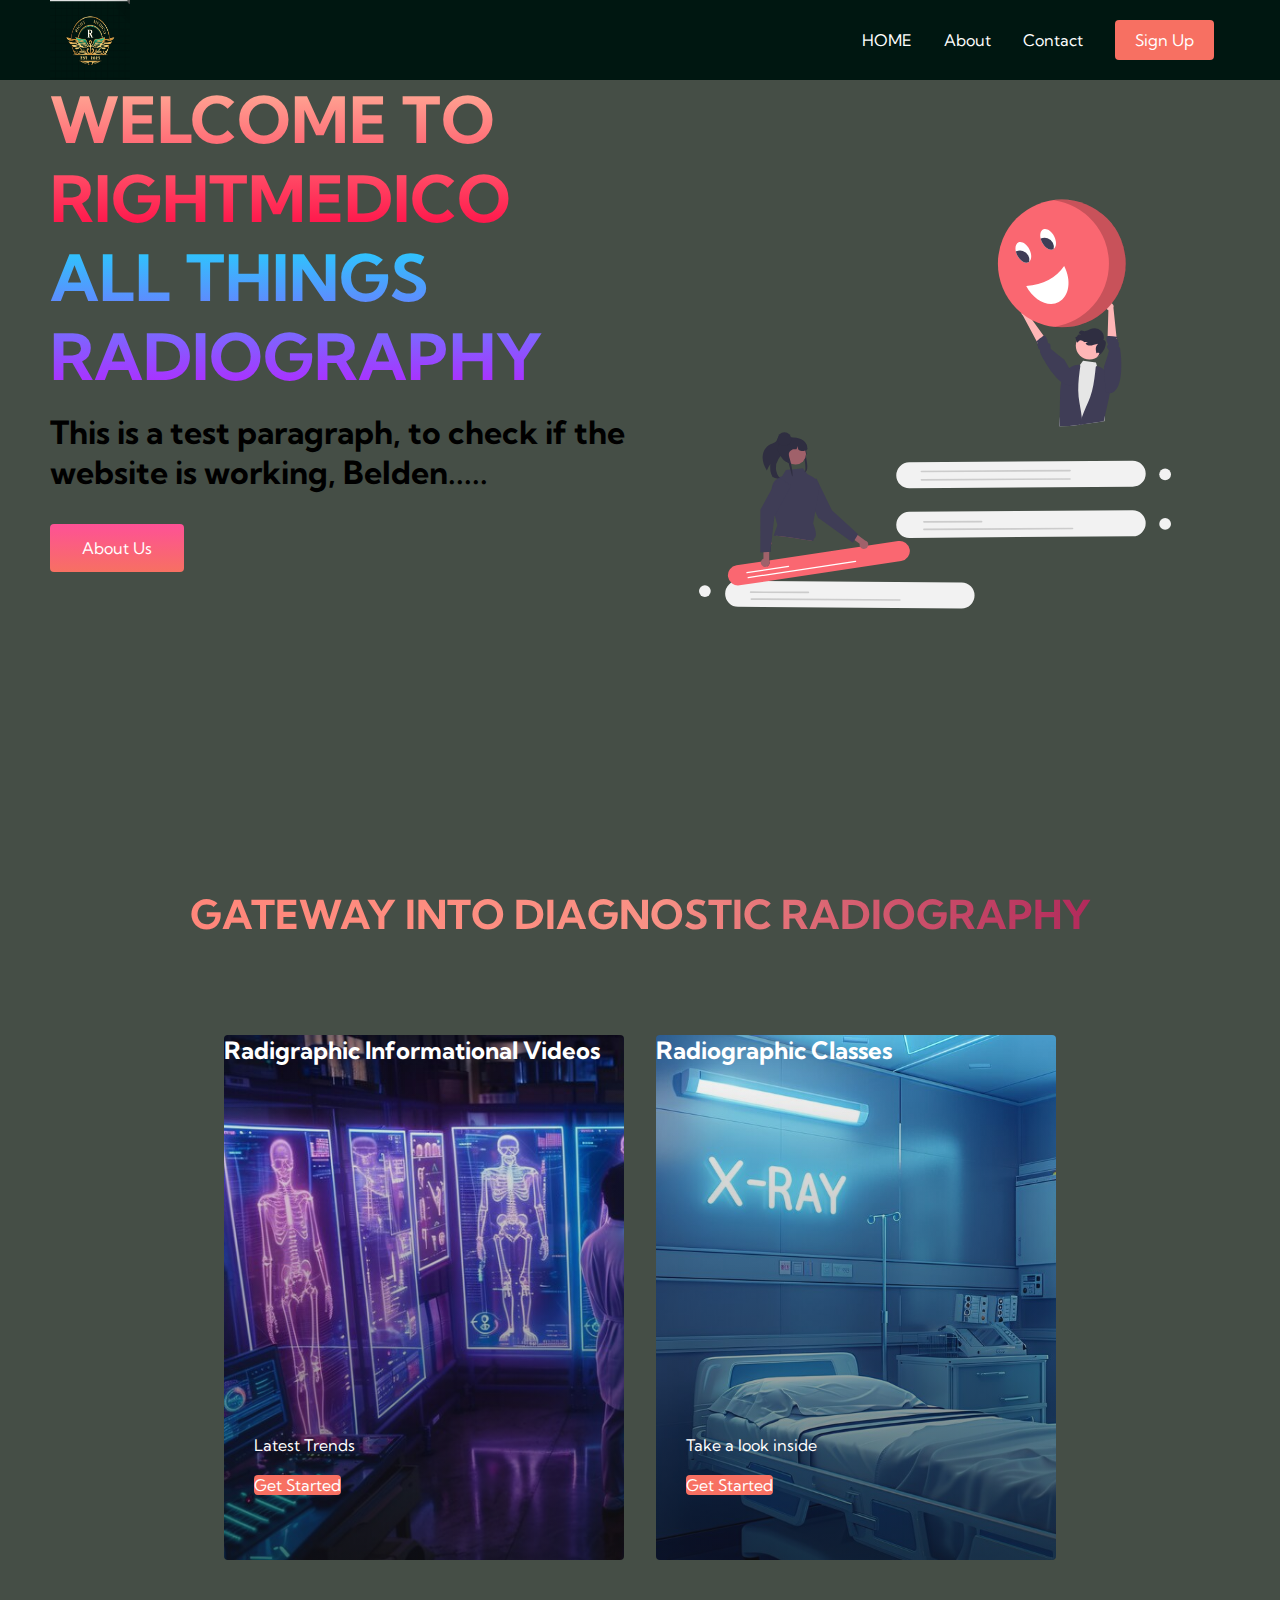
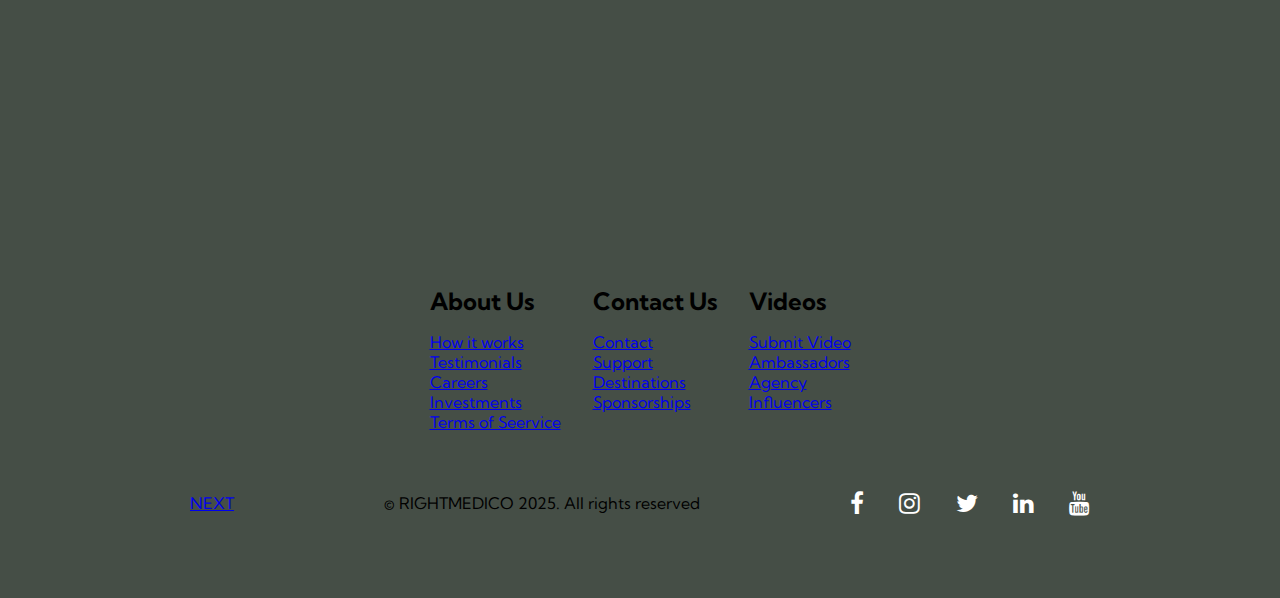
<file: index.html>
<!DOCTYPE html>
<html lang="en">
  <head>
    <meta charset="UTF-8">
    <meta name="viewport" content="width=device-width, initial-scale=1.0">
    <title>Rightmedico Website</title>
    <link rel="stylesheet" href="styles.css" />
    <link rel="stylesheet" href="https://cdnjs.cloudflare.com/ajax/libs/font-awesome/4.7.0/css/font-awesome.min.css">
    <link rel="preconnect" href="https://fonts.googleapis.com">
<link rel="preconnect" href="https://fonts.gstatic.com" crossorigin>
<link href="https://fonts.googleapis.com/css2?family=Kumbh+Sans:wght@100..900&display=swap" rel="stylesheet">
  </head>
<body>
  <body background="background.jpg">
<nav class="navbar">
  <div class="navbar__container">
    <img src="logo1.jpeg" alt="LOGO" width="80" height="80">
    <div class="navbar__toggle" id="mobile-menu">
      <span class="bar"></span> <span class="bar"></span>
      <span class="bar"></span>
    </div>
    <ul class="navbar__menu">
      <li class="navbar__item">
        <a href="/" class="navbar__links"> HOME </a>
      </li>
      <li class="navbar__item">
        <a href="/about.html" class="navbar__links"> About </a>
      </li>
      <li class="navbar__item">
        <a href="/contact.html" class="navbar__links"> Contact </a>
      </li>
      <li class="navbar__btn"><a href="/" class="button"> Sign Up </a>
      </li>
    </ul>
  </div>
</nav>






  
<!-- Hero Section-->
</div class="main">
  <div class="main__container">
    <div class="main__content">
      <h1>WELCOME TO RIGHTMEDICO</h1>
      <h2>ALL THINGS RADIOGRAPHY</h2>
      <p>This is a test paragraph, to check if the website is working, Belden.....</p> 
      <button class="main__btn"><a href="/">About Us</a></button>
    </div>
    <div class="main__img--container">
      <img src="pic1.svg" alt="pic" id="main__img">
    </div>
  </div>
</div> 
  
<!-- Servicesv-->  
<div class="services">
  <h1>GATEWAY INTO DIAGNOSTIC RADIOGRAPHY</h1>
  <div class="services__container">
    <div class="services__card">
      <h2>Radigraphic Informational Videos</h2>
      <p>Latest Trends</p>
      <button>Get Started</button>
    </div>
     <div class="services__card">
      <h2>Radiographic Classes</h2>
      <p>Take a look inside</p>
      <button>Get Started</button>
    </div>
  </div>
</div>

  <!-- Footer Section -->
  <div class="footer__container">
    <div class="footer__links">
      <div class="footer__link--wrapper">
        <div class="footer__link--items">
          <h2>About Us</h2>
          <a href="/Sign__up">How it works</a>
          <a href="/">Testimonials</a>
          <a href="/">Careers</a>
          <a href="/">Investments</a>
          <a href="/">Terms of Seervice</a>
        </div>
        <div class="footer__link--items">
          <h2>Contact Us</h2>
          <a href="/">Contact</a>
          <a href="/">Support</a>
          <a href="/">Destinations</a>
          <a href="/">Sponsorships</a>
        </div>
      </div>
      <div class="footer__link--wrapper">
        <div class="footer__link--items">
          <h2>Videos</h2>
          <a href="/">Submit Video</a>
          <a href="/">Ambassadors</a>
          <a href="/">Agency</a>
          <a href="/">Influencers</a>
        </div>
      </div>
    </div>
    <div class="social__media">
      <div class="social__media--wrap">
        <div class="footer__">
          <a href="/" id="footer__"><!--insert  here-->NEXT</a>
        </div>
        <p class="website__rights">© RIGHTMEDICO 2025. All rights reserved</p>
        <div class="social__icons">
          <a href="/" class="social__icon--link" target="_blank">
            <i class="fa fa-facebook"></i>
          </a>
          <a href="/" class="social__icon--link" target="_blank">
            <i class="fa fa-instagram"></i>
          </a>
          <a href="/" class="social__icon--link" target="_blank">
            <i class="fa fa-twitter"></i>
          </a>
          <a href="/" class="social__icon--link" target="_blank">
            <i class="fa fa-linkedin"></i>
          </a>
          <a href="https://www.youtube.com/@rightmedico" class="social__icon--link" target="_blank">
            <i class="fa fa-youtube"></i>
          </a>
        </div>
      </div>
    </div>
  </div>  
      
        
      
  <script src="app.js"></script>
</body>
</html>
</file>
<file: styles.css>
* {
  box-sizing: border-box;
  margin: 0;
  padding: 0;
  font-family: 'Kumbh Sans', sans-serif;
}

.navbar {
  background: #001711;
  height: 80px;
  display: flex;
  justify-content: center;
  align-items: center;
  font-sizes: 1.2rem;
  position: sticky;
  top: 0;
  z-index: 999; 
}

.navbar__container {
  display: flex;
  justify-content: space-between;
  height: 80px;
  z-index: 1;
  width: 100%;
  max-width: 1300px;
  margin: 0 auto;
  padding: 0 50px;
}

#navbar__logo {
  background-color: #ff8177;
  background-image: linear-gradient(to top, #ff0844 0%, #ffb199 100%);
  background-size: 100%;
  -webkit-background-clip: text;
  -moz-background-clip: text;
  -webkit-text-fill-color: transparent;
  -moz-text-fill-color: transparent;
  display: flex;
  align-items: center;
  cursor: pointer;
  text-decoration: none;
  fonbt-size: 2rem;
}

.fa-gem {
  margin-right: 0.5rem;
}  

.navbar__menu {
 display: flex;
  align-items: center;
  list-style: none;
  text-align: center; 
}

.navbar__item {
  height: 80px;
}

.navbar__links {
  color: #fff;
  display: flex;
  align-items: center;
  justify-content: center;
  text-decoration: none;
  padding: 0 1rem;
  height: 100%;
}

.navbar__btn {
  display: flex;
  justify-content: center;
  align-items: center;
  padding: 0 1rem;
  width: 100%;
}

.button {
  display: flex;
  justify-content: center;
  align-items: center;
  text-decoration: none;
  padding: 10px 20px;
  height: 100%;
  width: 100%;
  border: none;
  outline: none;
  border-radius: 4px;
  background: #f77062;
  color: #fff; 
}

.button:hover {
  background: #4837ff;
  transition: all 0.3s ease;
}

.navbar__links:hover {
  color: #f77062;
  transition: all 0.3s ease;
}

@media screen and (max-width: 960px) {
  .navbar__container {
    display: flex;
    justify-content: space-between;
    height: 80px;
    z-index: 1;
    width: 100%;
    max-width: 1300px;
    padding: 0;
  }
  
  .navbar__menu {
    display: grid;
    grid-template-columns: auto;
    margin: 0;
    width: 100%;
    position: absolute;
    top: -1000px;
    opacity: 0; 
    transition: all 0.5s ease;
    height: 50vh;
    z-index: -1;
    background: #001711;
  }

  .navbar__menu.active {
    background: #001711;
    top: 100%;
    opacity: 1;
    transition: all 0.5s ease;
    z-index: 99;
    height: 50vh;
    font-size: 1.6rem:
  }

  #navbar__logo{
    padding-left:25px;
  }
  
  .navbar__toggle .bar {
    width: 25px;
    height: 3px;
    margin: 5px auto;
    transition: all 0.3s ease-in-out;
    background: #fff;
  }
  
  .navbar__item {
    width: 100%;
  }

  .navbar__links {
    text-allign: center;
    padding: 2rem;
    width: 100%;
    display: table;
  }

  #mobile-menu {
    position: absolute;
    top: 20%;
    right: 5%;
    transform: translate(5%, 20%);
  }

  .navbar__btn {
    padding-bottom: 2rem;
  }
  
  .button {
    display: flex;
    justify-content: center;
    align-items: center;
    width: 80%;
    height: 80px;
    margin: 0;
  }

  .navbar__toggle .bar {
    display: block;
    cursor: pointer;
  }

#mobile-menu.is-active .bar:nth-child(2) {
  opacity: 0;
  }  

  #mobile-menu.is-active .bar:nth-child(1) {
  transform: translateY(8px) rotate(45deg);
  } 
  
  #mobile-menu.is-active .bar:nth-child(3) {
  transform: translateY(-8px) rotate(-45deg);
  } 
}

/* Hero section Css */
.main {
  background-color: #454E46;
}

.main__container {
  display: grid;
  grid-template-columns: 1fr 1fr;
  aligh-items: center;
  justify-self: center;
  margin: 0 auto;
  height: 90vh;
  background-color: #454E46;
  z-index: 1;
  width: 100%;
  max-width: 1300px;
  padding: 0 50px;
}

.main__content h1 {
  font-size: 4rem;
  background-color: #ff8177;
  background-image: linear-gradient(to top, #ff0844 0%, #ffb199 100%);
  background-size: 100%;
  -webkit-background-clip: text;
  -moz-background-clip: text;
  -webkit-text-fill-color: transparent;
  -moz-text-fill-color: transparent;
}

.main__content h2 {
  font-size: 4rem;
  background-color: #ff8177;
  background-image: linear-gradient(to top, #b721ff 0%, #21d4fd 100%);
  background-size: 100%;
  -webkit-background-clip: text;
  -moz-background-clip: text;
  -webkit-text-fill-color: transparent;
  -moz-text-fill-color: transparent;
}

.main__content p {
  margin-top: 1rem;
  font-size: 2rem;
  font-weight: 700;
}


.main__btn {
  font-size: 1rem;
  background-image: linear-gradient(to top, #f77062 0%, #fe5196 100%);
  padding: 14px 32px;
  border: none;
  border-radius: 4px;
  color: #fff;
  margin-top: 2rem;
  cursor: pointer;
  position: relative;
  transition: all 0.35s;
  outline: none;
}

.main__btn a {
  position: relative;
  z-index: 2;
  color: #fff;
  text-decoration: none;
}

.main__btn:after {
  position: absolute;
  content: '';
  top: 0;
  left: 0;
  width: 0;
  height: 100%;
  background: #4837ff;
  transition: all 0.35s;
  border-radius: 4px;
}

.main__btn:hover {
  color: #fff;
}

.main__btn:hover:after {
  width: 100;
}

.main__img--container {
  text-align: center;
}

#main__img {
  height: 80%;
  width: 80%;
}

/*Mobile REsponsive*/
@media screen and (max-width: 768px) {
  .main__container {
    display: grid;
    grid-template-columns: auto;
    align-items: center;
    justify-self: center;
    width: 100%;
    margin: 0 auto;
    height: 90vh:
  }

  .main__content {
    text-align:center;
    margin-bottom: 4rem; 
  }

  .main__content h1 {
    font-size: 2.5rem;
    margin-top: 2rem;
  }

  .main__content h2 {
    font-size: 3rem;
  }

  .main__content p {
    margin-top: 1rem;
    font-size: 1.5rem;
  }
}

@media screen and  (max-width: 480px) {
  .main__content h1 {
    font-size: 2rem;
    margin-top: 3rem;
  }

  .main__content h2 {
    font-size: 2rem;
  }

  .main__content p {
    margin-top: 2rem;
    font-size: 1.5rem;
  }
  
  .main__btn {
    padding: 12px 36px;
    margin: 2.5rem 0;
  }
}

/* Services CSS*/
.services {
  background: #454E46;
  display: flex;
  flex-direction: column;
  align-items: center;
  height: 100vh;
}

.services h1 {
  background-color: #ff8177;
  background-image: linear-gradient(to right, #ff8177 0%, #ff867a 0%, #ff8c7f 21%, #f99185 52%, #cf556c 78%, #b12a5b 100%);
  
  
  
  
  
  
  
  
  background-size: 100%;
  margin-bottom: 5rem;
  font-size: 2.5rem;
  -webkit-background-clip: text;
  -moz-background-clip: text;
  -webkit-text-fill-color: transparent;
  -moz-text-fill-color: transparent;
}

.services__container {
  display: flex;
  justify-content: center;
  flex-wrap: wrap; 
}

.services__card {
  margin: 1rem;
  height: 525px;
  width: 400px;
  border-radius: 4px;
  background-image: linear-gradient(to bottom, rgba(0,0,0,0) 0%, rgba(17,17,17,0.6) 100%), url('pic3.jpg');





  background-size: cover;
  position: relative;
  color: #fff;
}

.services__card:nth-child(2) {
  
  
  
  
  
  background-image: linear-gradient(to bottom, rgba(0,0,0,0) 0%, rgba(17,17,17,0.6) 100%), url('pic4.jpg');
}

.services h2 {
  position: absolute;
  top: 350px:
  left: 30px;
}

.services__card p {
  position: absolute;
  top: 400px;
  left: 30px;
}

.services__card button {
  color: #fff;
  padding: 10ps 20px;
  border: none;
  outline: none;
  border-radius: 4px;
  background: #f77062;
  position: absolute;
  top: 440px;
  left: 30px;
  font-size: 1rem;
  cursor: pointer;
}

.services__card:hover {
  transform: scale(1.075);
  transition: 0.2s ease-in;
  cursor: pointer;
}

@media screen and (max-width: 960px) {
  .servicess {
  height: 1600px;
  }

  .services h1 {
    font-size: 2rem;
    margin-top: 12rem;
  }
}

@media screen and (max-width: 480px;) {
  .services {
    height: 1400px;
  }

  .services h1 {
    font-size: 1.2rem;
  }

  .services__card {
    width: 300px;
  }
}

/* footer CSS */
.footer__container {
  background-color: #454E46;
  padding: 5rem 0;
  display: flex;
  flex-direction: column;
  justify-content: center;
  align-items: center;
}

#footer__logo {
  color: #fff;
  display: flex;
  align-items: center;
  cursor: pointer;
  text-decoration: none;
  font-size: 2rem;
}

.footer__links {
  width: 100%;
  max-width:1000px;
  display: flex;
  justify-content: center;
}

.footer__link--wrapper {
  display: flex;
}

.footer__link--items {
  display: flex;
  flex-direction: column;
  align-items: flex-start;
  margin: 16px;
  text-aligh: left;
  width: 160px:
  box-sizing: border-box;
}

.footer__link--items h2 {
  margin-bottom: 16px;
}

.footer__link--items > h2 {
  color: #fff:
}

.foter__link--items a {
  color: #fff;
  text-deecoration: none;
  margin-bottom: 0.5rem;
}

.footer__link-- a:hover {
  color: #e9e9e9;
  transition: 0.3s ease-out;
}

/*Social icons*/
.social__icon--link {
  color: #fff;
  font-size: 24px;
}

.social__media {
  max-width: 1000px;
  width: 100%;
}

.social__media--wrap {
  display: flex;
  justify-content: space-between;
  align-items: center;
  width: 90%;
  max-width: 1000px;
  margin: 40px auto 0 auto;
}

.social__icons {
  display: flex;
  justify-content: space-between;
  align-items: center;
  width: 240px;
}

.social__logo {
  color: #fff;
  justify-self: flex-start;
  margin-left: 20px;
  cursor: pointer;
  text-decoration: none;
  font-size: 2rem;
  display: flex;
  align-items: center;
  margin-bottom: 16px;
}

.website__rights p{
  color: #fff;
}

@media screen and (max-width: 820px) {
  .footer__links {
    padding-top: 2rem;
  }
  #footer__logo {
    margin-bottom: 2rem;
  }

  .website__rights {
    margin-bottom: 2rem;
  }

  .footer__link--wrapper {
    flex-direction: column;
  }

  .social__media--wrap {
    flex-direction: column;
  }
}

@media screen and (max-width: 480px) {
  .footer__link--items {
    margin: 0;
    padding: 10px;
    width: 100px;
  }
}
</file>
